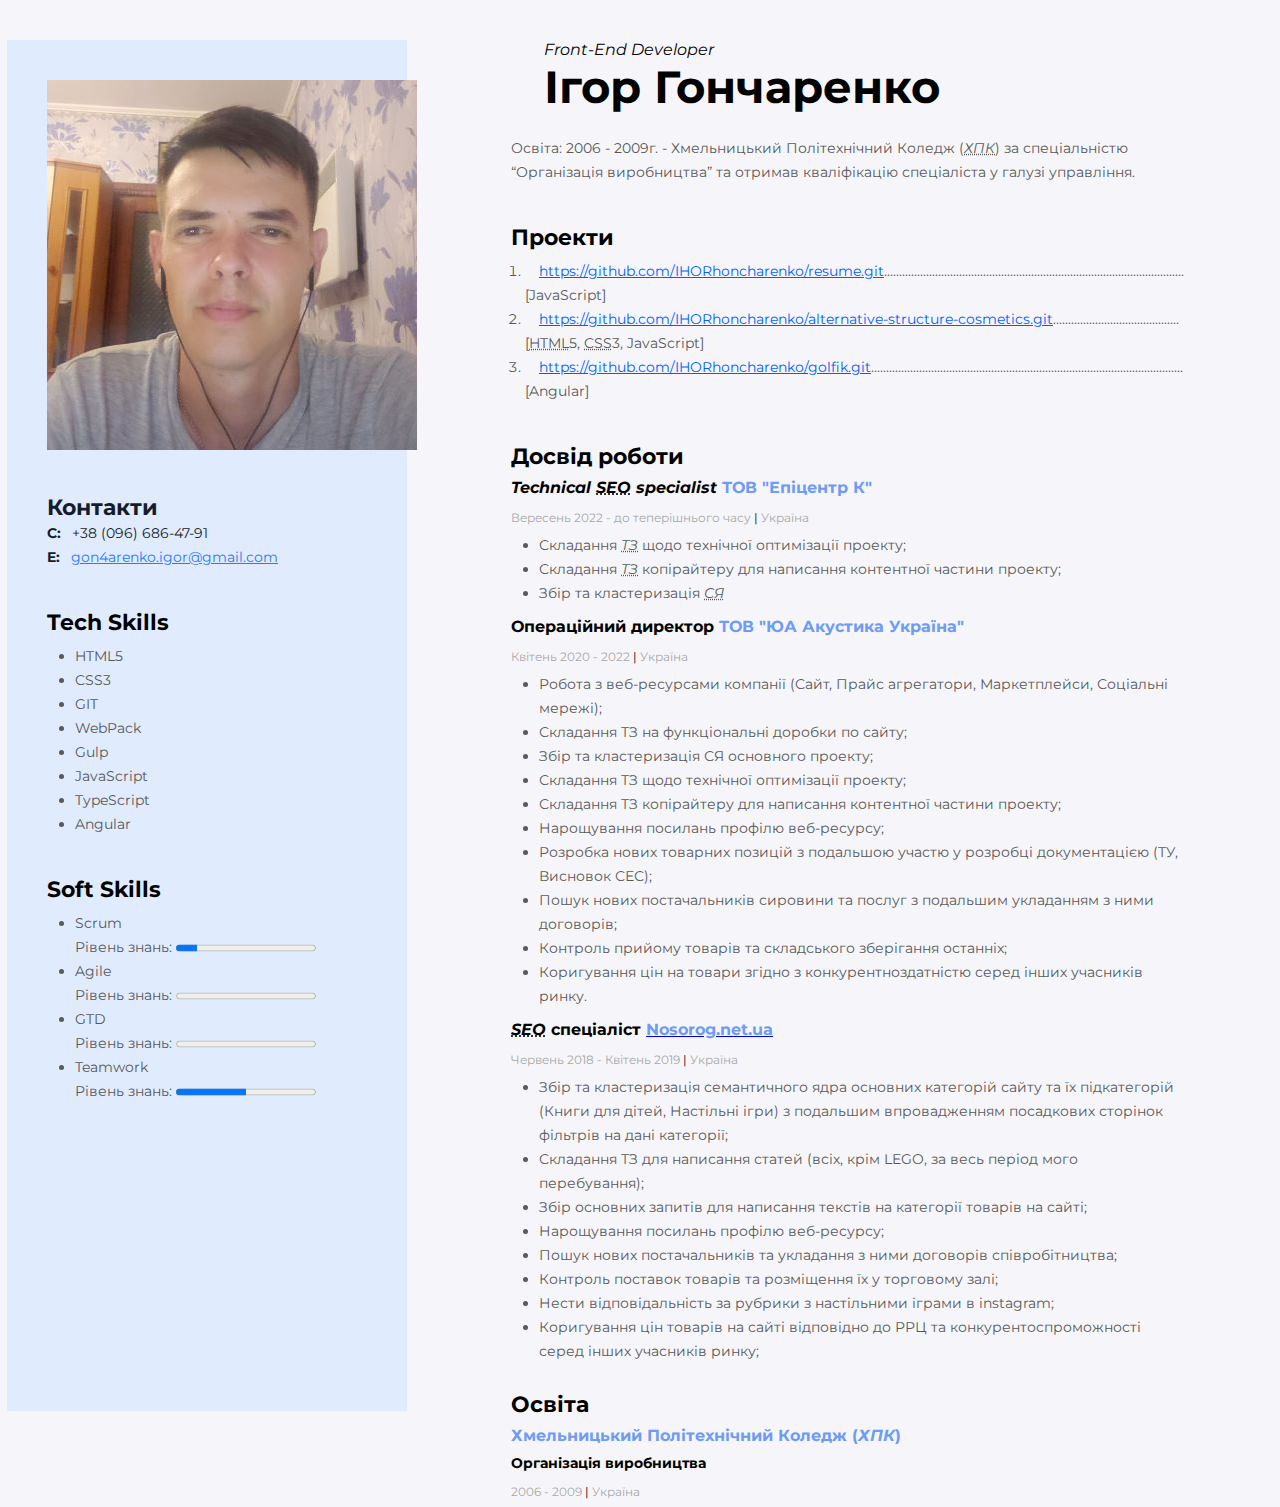
<file: index.html>
<!DOCTYPE html>
<html lang="uk-UA">

<head>
	<meta charset="UTF-8">
	<meta name="viewport" content="width=device-width, initial-scale=1.0">
	<title>Ігор Гончаренко | Резюме</title>
	<link rel="stylesheet" href="./style.css">
	<script src="script.js"></script>
	<link rel="apple-touch-icon" sizes="180x180" href="./assets/apple-touch-icon.png">
	<link rel="icon" type="image/png" sizes="32x32" href="./assets/favicon-32x32.png">
	<link rel="icon" type="image/png" sizes="16x16" href="./assets/favicon-16x16.png">
	<link rel="manifest" href="./assets/site.webmanifest">
	<link rel="preconnect" href="https://fonts.googleapis.com">
	<link rel="preconnect" href="https://fonts.gstatic.com" crossorigin>
	<link href="https://fonts.googleapis.com/css2?family=Montserrat:wght@400;700&display=swap" rel="stylesheet">
</head>

<body itemscope itemtype="https://schema.org/ProfilePage https://schema.org/Person">
	<div class="main-wrapp">
		<header class="main-wrapp__main-header">
			<hgroup>
				<p><i lang="en">Front-End Developer</i></p>
				<h1><span itemprop="givenName">Ігор</span> <span itemprop="familyName">Гончаренко</span></h1>
			</hgroup>
		</header>
		<div class="awesome">
			<div class="aw2">
				<p class="p-education">Освіта: <time>2006</time> - <time>2009</time>г. - Хмельницький Політехнічний
					Коледж
					(<dfn><abbr title="Хмельницький Політехнічний Коледж">ХПК</abbr></dfn>) за спеціальністю
					“Організація
					виробництва”
					та
					отримав кваліфікацію спеціаліста у галузі управління.</p>

				<section>
					<h2>Проекти</h2>
					<ul class="p-project--list">
						<li><a itemprop="significantLink" rel="noopener noreferrer" target="_blank"
								href="https://github.com/IHORhoncharenko/resume.git">https://github.com/IHORhoncharenko/resume.git</a><span>[JavaScript]</span>
						</li>
						<li><a itemprop="significantLink" rel="noopener noreferrer" target="_blank"
								href="https://github.com/IHORhoncharenko/alternative-structure-cosmetics.git">https://github.com/IHORhoncharenko/alternative-structure-cosmetics.git</a>
							<span>
								[<abbr title="HyperText Markup Language">HTML</abbr>5, <abbr
									title="Cascading Style Sheets">CSS</abbr>3,
								JavaScript]</span>
						</li>
						<li>
							<a itemprop="significantLink" rel="noopener noreferrer" target="_blank"
								href="https://github.com/IHORhoncharenko/golfik.git">https://github.com/IHORhoncharenko/golfik.git</a><span>
								[Angular]</span>
						</li>
					</ul>
				</section>

				<section>
					<h2>Досвід роботи</h2>
					<dl>
						<dt>
							<i itemprop="jobTitle" lang="en">Technical <dfn><abbr
										title="Search engine optimization">SEO</abbr></dfn>
								specialist</i>
							<span class="name-company">ТОВ "Епіцентр К"</span>
							<p class="work-time"><time datetime="2022-09-15">Вересень 2022</time> - до теперішнього часу
								|
								Україна</p>
						</dt>
						<dd>
							<ul>
								<li>Складання <dfn><abbr title="Технічне завдання">ТЗ</abbr></dfn> щодо технічної
									оптимізації проекту;
								</li>
								<li>Складання <dfn><abbr title="Технічне завдання">ТЗ</abbr></dfn> копірайтеру для
									написання
									контентної
									частини проекту;</li>
								<li>Збір та кластеризація <dfn><abbr title="Семантичне ядро">СЯ</abbr></dfn></li>
							</ul>
						</dd>
						<dt>
							Операційний директор <span class="name-company">ТОВ "ЮА Акустика Україна"</span>
							<p class="work-time"><time datetime="2020-04-05">Квітень 2020</time> - <time>2022</time> |
								Україна</p>
						</dt>
						<dd>
							<ul>
								<li>Робота з веб-ресурсами компанії (Сайт, Прайс агрегатори, Маркетплейси, Соціальні
									мережі);
								</li>
								<li>Складання ТЗ на функціональні доробки по сайту;</li>
								<li>Збір та кластеризація СЯ основного проекту;</li>
								<li>Складання ТЗ щодо технічної оптимізації проекту;</li>
								<li>Складання ТЗ копірайтеру для написання контентної частини проекту;</li>
								<li>Нарощування посилань профілю веб-ресурсу;</li>
								<li>Розробка нових товарних позицій з подальшою участю у розробці документацією (ТУ,
									Висновок
									СЕС);
								</li>
								<li>Пошук нових постачальників сировини та послуг з подальшим укладанням з ними
									договорів;
								</li>
								<li>Контроль прийому товарів та складського зберігання останніх;</li>
								<li>Коригування цін на товари згідно з конкурентноздатністю серед інших учасників ринку.
								</li>
							</ul>
						</dd>
						<dt>
							<dfn><abbr title="Search engine optimization"><i lang="en">SEO</i></abbr></dfn> спеціаліст
							<a href="http://nosorog.net.ua" target="_blank" rel="noopener noreferrer"><span
									class="name-company">Nosorog.net.ua</span></a>
							<p class="work-time"><time datetime="2018-06-04">Червень 2018</time> - <time
									datetime="2019-04-01">Квітень
									2019</time> |
								Україна</p>
						</dt>
						<dd>
							<ul>
								<li>Збір та кластеризація семантичного ядра основних категорій сайту та їх підкатегорій
									(Книги
									для
									дітей, Настільні ігри)
									з подальшим впровадженням посадкових сторінок фільтрів на дані категорії;</li>
								<li>Складання ТЗ для написання статей (всіх, крім LEGO, за весь період мого
									перебування);
								</li>
								<li>Збір основних запитів для написання текстів на категорії товарів на сайті;</li>
								<li>Нарощування посилань профілю веб-ресурсу;</li>
								<li>Пошук нових постачальників та укладання з ними договорів співробітництва;</li>
								<li>Контроль поставок товарів та розміщення їх у торговому залі;</li>
								<li>Нести відповідальність за рубрики з настільними іграми в instagram;</li>
								<li>Коригування цін товарів на сайті відповідно до РРЦ та конкурентоспроможності серед
									інших
									учасників
									ринку;</li>
							</ul>
						</dd>
					</dl>
				</section>
				<section>
					<h2>Освіта</h2>
					<p><span class="name-company">Хмельницький Політехнічний Коледж
							(<dfn><abbr>ХПК</abbr></dfn>)</span></p>
					<p class="special">Організація виробництва</p>
					<p class="work-time"><time>2006</time> - <time>2009</time> | Україна</p>
				</section>
			</div>
			<!-- Tech Skills, Soft Skills та контакти для зв'язку це частина основного контенту сторінки "Резюме", таким чином цей контент не може бути огорнутий в тег aside згідно з офіційною специфікацією html5 -->
			<div class="skills">
				<div>
					<!-- Згідно з специфікацією HTML5 секція контенту може мати безліч дочірніх тегів header та footer. Я навмисно вказую header після відкриваючого тега body і перед закриваючим тегом body.  -->
					<header>
						<div itemprop="primaryImageOfPage image" itemtype="https://schema.org/ImageObject" itemscope>
							<img width="370" height="370" fetchPriority="high" decoding="async" itemprop="contentUrl"
								src="./assets/ihor-honcharenko.jpg"
								alt="Ігор Гончаренко,  перспективний кандидат на позицію junior frontend developer."
								title="Ігор Гончаренко" sizes="370px" srcset="
									                    ./assets/ihor-honcharenko-370w.jpg 370w,
									                    ./assets/ihor-honcharenko-740w.jpg 740w,
									                    ./assets/ihor-honcharenko.jpg 960w
									                ">
							<meta itemprop="description"
								content="Фото для резюме, кандидата на позицію junior frontend developer.">
							<meta itemprop="caption" content="Ігор Гончаренко">
							<meta itemprop="width" content="960px">
							<meta itemprop="height" content="960px">
							<meta itemprop="isFamilyFriendly" content="https://schema.org/True">
							<meta itemprop="representativeOfPage" content="https://schema.org/True">

							<div itemprop="thumbnail" itemscope itemtype="http://schema.org/ImageObject">
								<link itemprop="contentUrl"
									href="./assets/ihor-honcharenko_p5vofg_ar_16_9,c_fill,g_auto__c_scale,w_596.jpg">
								<meta itemprop="width" content="596px">
								<meta itemprop="height" content="335px">
							</div>

							<div itemprop="thumbnail" itemscope itemtype="http://schema.org/ImageObject">
								<link itemprop="contentUrl"
									href="./assets/ihor-honcharenko_p5vofg_ar_16_9,c_fill,g_auto__c_scale,w_960.jpg">
								<meta itemprop="width" content="960px">
								<meta itemprop="height" content="539px">
							</div>
							<div itemprop="thumbnail" itemscope itemtype="http://schema.org/ImageObject">
								<link itemprop="contentUrl"
									href="./assets/ihor-honcharenko_p5vofg_ar_1_1,c_fill,g_auto__c_scale,w_190.jpg">
								<meta itemprop="width" content="190px">
								<meta itemprop="height" content="190px">
							</div>

							<div itemprop="thumbnail" itemscope itemtype="http://schema.org/ImageObject">
								<link itemprop="contentUrl"
									href="./assets/ihor-honcharenko_p5vofg_ar_1_1,c_fill,g_auto__c_scale,w_556.jpg">
								<meta itemprop="width" content="556px">
								<meta itemprop="height" content="556px">
							</div>

							<div itemprop="thumbnail" itemscope itemtype="http://schema.org/ImageObject">
								<link itemprop="contentUrl"
									href="./assets/ihor-honcharenko_p5vofg_ar_1_1,c_fill,g_auto__c_scale,w_798.jpg">
								<meta itemprop="width" content="798px">
								<meta itemprop="height" content="798px">
							</div>

							<div itemprop="thumbnail" itemscope itemtype="http://schema.org/ImageObject">
								<link itemprop="contentUrl"
									href="./assets/ihor-honcharenko_p5vofg_ar_1_1,c_fill,g_auto__c_scale,w_960.jpg">
								<meta itemprop="width" content="960px">
								<meta itemprop="height" content="960px">
							</div>

							<div itemprop="thumbnail" itemscope itemtype="http://schema.org/ImageObject">
								<link itemprop="contentUrl"
									href="./assets/ihor-honcharenko_p5vofg_ar_4_3,c_fill,g_auto__c_scale,w_538.jpg">
								<meta itemprop="width" content="538px">
								<meta itemprop="height" content="404px">
							</div>

							<div itemprop="thumbnail" itemscope itemtype="http://schema.org/ImageObject">
								<link itemprop="contentUrl"
									href="./assets/ihor-honcharenko_p5vofg_ar_4_3,c_fill,g_auto__c_scale,w_836.jpg">
								<meta itemprop="width" content="836px">
								<meta itemprop="height" content="627px">
							</div>

							<div itemprop="thumbnail" itemscope itemtype="http://schema.org/ImageObject">
								<link itemprop="contentUrl"
									href="./assets/ihor-honcharenko_p5vofg_ar_4_3,c_fill,g_auto__c_scale,w_960.jpg">
								<meta itemprop="width" content="960px">
								<meta itemprop="height" content="720px">
							</div>
						</div>
						<!-- Вказуємо id="contacts" як ідентифікатор зв'язку з основною сутностю https://schema.org/Person -->
						<p class="p-contact">Контакти</p>
						<p class="p-contact--info">C: <a itemprop="telephone" href="tel:+380966864791">+38 (096)
								686-47-91</a></p>
						<p class="p-contact--info">E: <a itemprop="email"
								href="mailto:gon4arenko.igor@gmail.com">gon4arenko.igor@gmail.com</a>
						</p>
					</header>
				</div>
				<section>
					<h2>Tech Skills</h2>
					<ul>
						<li>HTML5</li>
						<li>CSS3</li>
						<li>GIT</li>
						<li>WebPack</li>
						<li>Gulp</li>
						<li>JavaScript</li>
						<li>TypeScript</li>
						<li>Angular</li>
					</ul>
				</section>
				<section>
					<h2>Soft Skills</h2>
					<ul>
						<li>Scrum <p>Рівень знань: <progress max=100 value="15"><span>15</span>%</progress></p>
						</li>
						<li>Agile <p>Рівень знань: <progress max=100 value="0"><span>0</span>%</progress></p>
						</li>
						<li>GTD <p>Рівень знань: <progress max=100 value="0"><span>0</span>%</progress></p>
						</li>
						<li>Teamwork <p>Рівень знань: <progress max=100 value="50"><span>50</span>%</progress></p>
						</li>
					</ul>
				</section>
			</div>
		</div>
	</div>
</body>

</html>
</file>
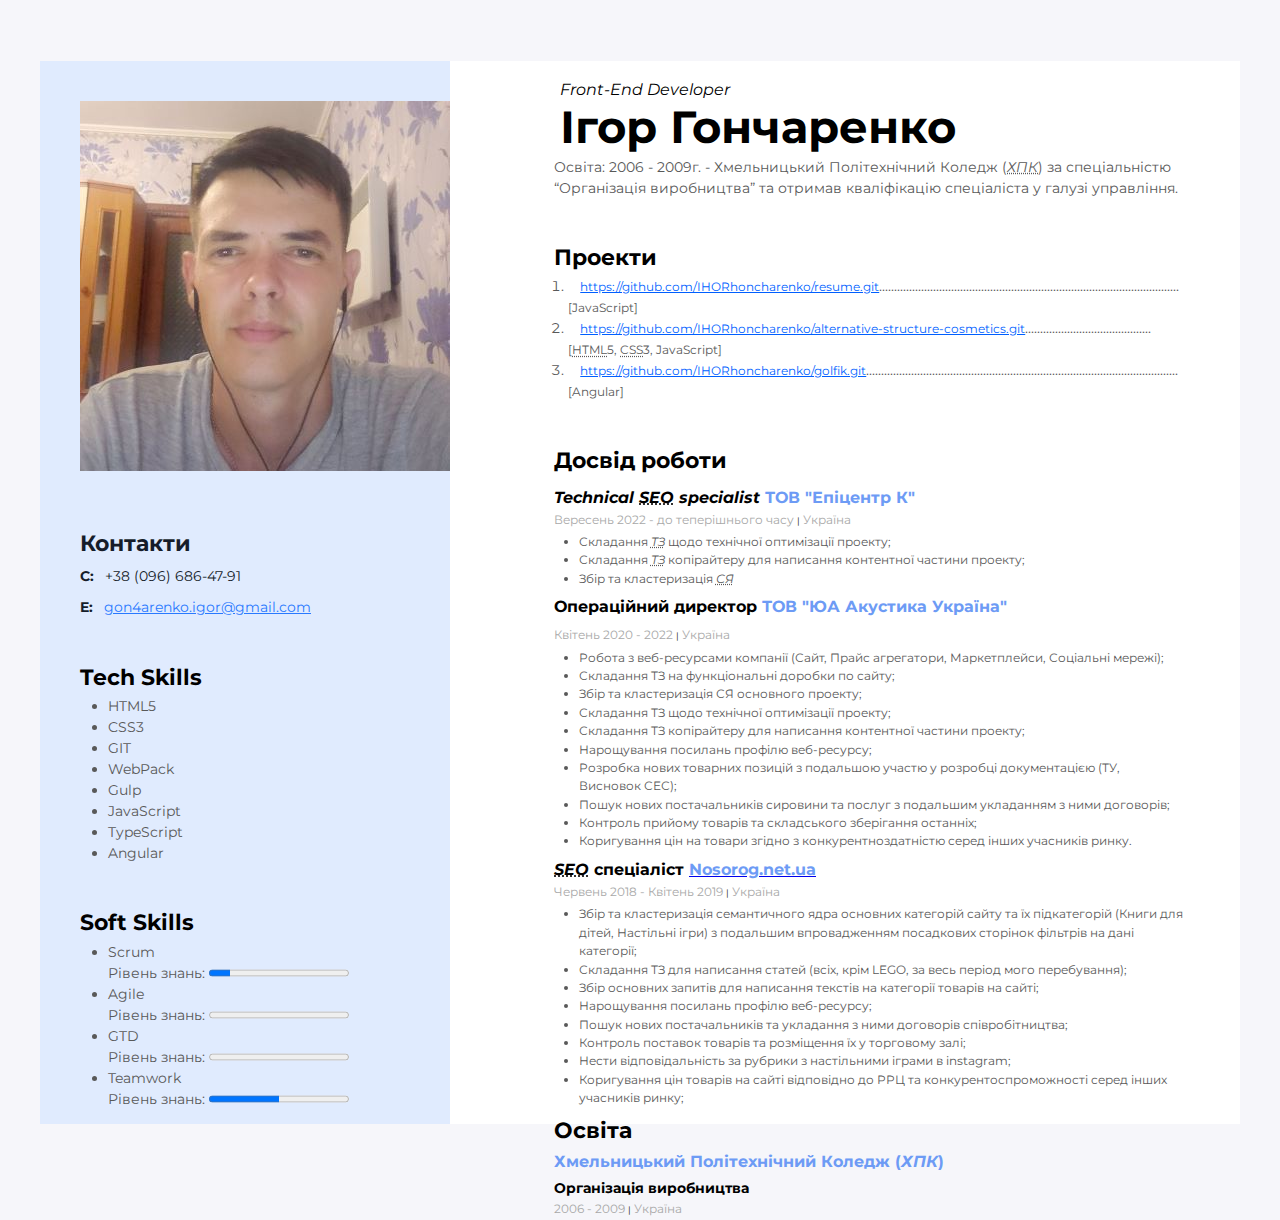
<file: index_actual.html>
<!DOCTYPE html>
<html lang="uk-UA">

<head>
	<meta charset="UTF-8">
	<meta name="viewport" content="width=device-width, initial-scale=1.0">
	<title>Ігор Гончаренко | Резюме</title>
	<link rel="stylesheet" href="./style_actual.css">
	<script src="script.js"></script>
	<link rel="apple-touch-icon" sizes="180x180" href="./assets/apple-touch-icon.png">
	<link rel="icon" type="image/png" sizes="32x32" href="./assets/favicon-32x32.png">
	<link rel="icon" type="image/png" sizes="16x16" href="./assets/favicon-16x16.png">
	<link rel="manifest" href="./assets/site.webmanifest">
	<link rel="preconnect" href="https://fonts.googleapis.com">
	<link rel="preconnect" href="https://fonts.gstatic.com" crossorigin>
	<link href="https://fonts.googleapis.com/css2?family=Montserrat:wght@400;700&display=swap" rel="stylesheet">
</head>

<body itemscope itemtype="https://schema.org/ProfilePage https://schema.org/Person">
	<div class="main-wrapp">
		<header class="main-wrapp__main-header">
			<hgroup>
				<p><i lang="en">Front-End Developer</i></p>
				<h1><span itemprop="givenName">Ігор</span> <span itemprop="familyName">Гончаренко</span></h1>
			</hgroup>
		</header>
		<div class="awesome">
			<div class="aw2">
				<p class="p-education">Освіта: <time>2006</time> - <time>2009</time>г. - Хмельницький Політехнічний
					Коледж
					(<dfn><abbr title="Хмельницький Політехнічний Коледж">ХПК</abbr></dfn>) за спеціальністю
					“Організація
					виробництва”
					та
					отримав кваліфікацію спеціаліста у галузі управління.</p>

				<section>
					<h2>Проекти</h2>
					<ul class="p-project--list">
						<li><a itemprop="significantLink" rel="noopener noreferrer" target="_blank"
								href="https://github.com/IHORhoncharenko/resume.git">https://github.com/IHORhoncharenko/resume.git</a><span>[JavaScript]</span>
						</li>
						<li><a itemprop="significantLink" rel="noopener noreferrer" target="_blank"
								href="https://github.com/IHORhoncharenko/alternative-structure-cosmetics.git">https://github.com/IHORhoncharenko/alternative-structure-cosmetics.git</a>
							<span>
								[<abbr title="HyperText Markup Language">HTML</abbr>5, <abbr
									title="Cascading Style Sheets">CSS</abbr>3,
								JavaScript]</span>
						</li>
						<li>
							<a itemprop="significantLink" rel="noopener noreferrer" target="_blank"
								href="https://github.com/IHORhoncharenko/golfik.git">https://github.com/IHORhoncharenko/golfik.git</a><span>
								[Angular]</span>
						</li>
					</ul>
				</section>

				<section>
					<h2>Досвід роботи</h2>
					<dl>
						<dt>
							<i itemprop="jobTitle" lang="en">Technical <dfn><abbr
										title="Search engine optimization">SEO</abbr></dfn>
								specialist</i>
							<span class="name-company">ТОВ "Епіцентр К"</span>
							<p class="work-time"><time datetime="2022-09-15">Вересень 2022</time> - до теперішнього часу
								|
								Україна</p>
						</dt>
						<dd>
							<ul>
								<li>Складання <dfn><abbr title="Технічне завдання">ТЗ</abbr></dfn> щодо технічної
									оптимізації проекту;
								</li>
								<li>Складання <dfn><abbr title="Технічне завдання">ТЗ</abbr></dfn> копірайтеру для
									написання
									контентної
									частини проекту;</li>
								<li>Збір та кластеризація <dfn><abbr title="Семантичне ядро">СЯ</abbr></dfn></li>
							</ul>
						</dd>
						<dt>
							Операційний директор <span class="name-company">ТОВ "ЮА Акустика Україна"</span>
							<p class="work-time"><time datetime="2020-04-05">Квітень 2020</time> - <time>2022</time> |
								Україна</p>
						</dt>
						<dd>
							<ul>
								<li>Робота з веб-ресурсами компанії (Сайт, Прайс агрегатори, Маркетплейси, Соціальні
									мережі);
								</li>
								<li>Складання ТЗ на функціональні доробки по сайту;</li>
								<li>Збір та кластеризація СЯ основного проекту;</li>
								<li>Складання ТЗ щодо технічної оптимізації проекту;</li>
								<li>Складання ТЗ копірайтеру для написання контентної частини проекту;</li>
								<li>Нарощування посилань профілю веб-ресурсу;</li>
								<li>Розробка нових товарних позицій з подальшою участю у розробці документацією (ТУ,
									Висновок
									СЕС);
								</li>
								<li>Пошук нових постачальників сировини та послуг з подальшим укладанням з ними
									договорів;
								</li>
								<li>Контроль прийому товарів та складського зберігання останніх;</li>
								<li>Коригування цін на товари згідно з конкурентноздатністю серед інших учасників ринку.
								</li>
							</ul>
						</dd>
						<dt>
							<dfn><abbr title="Search engine optimization"><i lang="en">SEO</i></abbr></dfn> спеціаліст
							<a href="http://nosorog.net.ua" target="_blank" rel="noopener noreferrer"><span
									class="name-company">Nosorog.net.ua</span></a>
							<p class="work-time"><time datetime="2018-06-04">Червень 2018</time> - <time
									datetime="2019-04-01">Квітень
									2019</time> |
								Україна</p>
						</dt>
						<dd>
							<ul>
								<li>Збір та кластеризація семантичного ядра основних категорій сайту та їх підкатегорій
									(Книги
									для
									дітей, Настільні ігри)
									з подальшим впровадженням посадкових сторінок фільтрів на дані категорії;</li>
								<li>Складання ТЗ для написання статей (всіх, крім LEGO, за весь період мого
									перебування);
								</li>
								<li>Збір основних запитів для написання текстів на категорії товарів на сайті;</li>
								<li>Нарощування посилань профілю веб-ресурсу;</li>
								<li>Пошук нових постачальників та укладання з ними договорів співробітництва;</li>
								<li>Контроль поставок товарів та розміщення їх у торговому залі;</li>
								<li>Нести відповідальність за рубрики з настільними іграми в instagram;</li>
								<li>Коригування цін товарів на сайті відповідно до РРЦ та конкурентоспроможності серед
									інших
									учасників
									ринку;</li>
							</ul>
						</dd>
					</dl>
				</section>
				<section>
					<h2>Освіта</h2>
					<p><span class="name-company">Хмельницький Політехнічний Коледж
							(<dfn><abbr>ХПК</abbr></dfn>)</span></p>
					<p class="special">Організація виробництва</p>
					<p class="work-time"><time>2006</time> - <time>2009</time> | Україна</p>
				</section>
			</div>
			<!-- Tech Skills, Soft Skills та контакти для зв'язку це частина основного контенту сторінки "Резюме", таким чином цей контент не може бути огорнутий в тег aside згідно з офіційною специфікацією html5 -->
			<div class="skills">
				<div>
					<!-- Згідно з специфікацією HTML5 секція контенту може мати безліч дочірніх тегів header та footer. Я навмисно вказую header після відкриваючого тега body і перед закриваючим тегом body.  -->
					<header>
						<div itemprop="primaryImageOfPage image" itemtype="https://schema.org/ImageObject" itemscope>
							<img width="370" height="370" fetchPriority="high" decoding="async" itemprop="contentUrl"
								src="./assets/ihor-honcharenko.jpg"
								alt="Ігор Гончаренко,  перспективний кандидат на позицію junior frontend developer."
								title="Ігор Гончаренко" sizes="370px" srcset="
									                    ./assets/ihor-honcharenko-370w.jpg 370w,
									                    ./assets/ihor-honcharenko-740w.jpg 740w,
									                    ./assets/ihor-honcharenko.jpg 960w
									                ">
							<meta itemprop="description"
								content="Фото для резюме, кандидата на позицію junior frontend developer.">
							<meta itemprop="caption" content="Ігор Гончаренко">
							<meta itemprop="width" content="960px">
							<meta itemprop="height" content="960px">
							<meta itemprop="isFamilyFriendly" content="https://schema.org/True">
							<meta itemprop="representativeOfPage" content="https://schema.org/True">

							<div itemprop="thumbnail" itemscope itemtype="http://schema.org/ImageObject">
								<link itemprop="contentUrl"
									href="./assets/ihor-honcharenko_p5vofg_ar_16_9,c_fill,g_auto__c_scale,w_596.jpg">
								<meta itemprop="width" content="596px">
								<meta itemprop="height" content="335px">
							</div>

							<div itemprop="thumbnail" itemscope itemtype="http://schema.org/ImageObject">
								<link itemprop="contentUrl"
									href="./assets/ihor-honcharenko_p5vofg_ar_16_9,c_fill,g_auto__c_scale,w_960.jpg">
								<meta itemprop="width" content="960px">
								<meta itemprop="height" content="539px">
							</div>
							<div itemprop="thumbnail" itemscope itemtype="http://schema.org/ImageObject">
								<link itemprop="contentUrl"
									href="./assets/ihor-honcharenko_p5vofg_ar_1_1,c_fill,g_auto__c_scale,w_190.jpg">
								<meta itemprop="width" content="190px">
								<meta itemprop="height" content="190px">
							</div>

							<div itemprop="thumbnail" itemscope itemtype="http://schema.org/ImageObject">
								<link itemprop="contentUrl"
									href="./assets/ihor-honcharenko_p5vofg_ar_1_1,c_fill,g_auto__c_scale,w_556.jpg">
								<meta itemprop="width" content="556px">
								<meta itemprop="height" content="556px">
							</div>

							<div itemprop="thumbnail" itemscope itemtype="http://schema.org/ImageObject">
								<link itemprop="contentUrl"
									href="./assets/ihor-honcharenko_p5vofg_ar_1_1,c_fill,g_auto__c_scale,w_798.jpg">
								<meta itemprop="width" content="798px">
								<meta itemprop="height" content="798px">
							</div>

							<div itemprop="thumbnail" itemscope itemtype="http://schema.org/ImageObject">
								<link itemprop="contentUrl"
									href="./assets/ihor-honcharenko_p5vofg_ar_1_1,c_fill,g_auto__c_scale,w_960.jpg">
								<meta itemprop="width" content="960px">
								<meta itemprop="height" content="960px">
							</div>

							<div itemprop="thumbnail" itemscope itemtype="http://schema.org/ImageObject">
								<link itemprop="contentUrl"
									href="./assets/ihor-honcharenko_p5vofg_ar_4_3,c_fill,g_auto__c_scale,w_538.jpg">
								<meta itemprop="width" content="538px">
								<meta itemprop="height" content="404px">
							</div>

							<div itemprop="thumbnail" itemscope itemtype="http://schema.org/ImageObject">
								<link itemprop="contentUrl"
									href="./assets/ihor-honcharenko_p5vofg_ar_4_3,c_fill,g_auto__c_scale,w_836.jpg">
								<meta itemprop="width" content="836px">
								<meta itemprop="height" content="627px">
							</div>

							<div itemprop="thumbnail" itemscope itemtype="http://schema.org/ImageObject">
								<link itemprop="contentUrl"
									href="./assets/ihor-honcharenko_p5vofg_ar_4_3,c_fill,g_auto__c_scale,w_960.jpg">
								<meta itemprop="width" content="960px">
								<meta itemprop="height" content="720px">
							</div>
						</div>
						<!-- Вказуємо id="contacts" як ідентифікатор зв'язку з основною сутностю https://schema.org/Person -->
						<p class="p-contact">Контакти</p>
						<p class="p-contact--info">C: <a itemprop="telephone" href="tel:+380966864791">+38 (096)
								686-47-91</a></p>
						<p class="p-contact--info">E: <a itemprop="email"
								href="mailto:gon4arenko.igor@gmail.com">gon4arenko.igor@gmail.com</a>
						</p>
					</header>
				</div>
				<section>
					<h2>Tech Skills</h2>
					<ul>
						<li>HTML5</li>
						<li>CSS3</li>
						<li>GIT</li>
						<li>WebPack</li>
						<li>Gulp</li>
						<li>JavaScript</li>
						<li>TypeScript</li>
						<li>Angular</li>
					</ul>
				</section>
				<section>
					<h2>Soft Skills</h2>
					<ul>
						<li>Scrum <p>Рівень знань: <progress max=100 value="15"><span>15</span>%</progress></p>
						</li>
						<li>Agile <p>Рівень знань: <progress max=100 value="0"><span>0</span>%</progress></p>
						</li>
						<li>GTD <p>Рівень знань: <progress max=100 value="0"><span>0</span>%</progress></p>
						</li>
						<li>Teamwork <p>Рівень знань: <progress max=100 value="50"><span>50</span>%</progress></p>
						</li>
					</ul>
				</section>
			</div>
		</div>
	</div>
</body>

</html>
</file>
<file: style.css>
* {
  margin: 0;
  padding: 0;
}

body {
  font-family: "Montserrat", sans-serif;
  box-sizing: border-box;
  background: #f6f6fa;
  padding: 40px;
}

h1 {
  color: #000;
  font-size: 45px;
  font-style: normal;
  font-weight: 700;
  line-height: 55px;
  /* 122.222% */
}

h2 {
  color: #000;
  font-size: 22px;
  font-style: normal;
  font-weight: 700;
  line-height: 27px;
  /* 122.727% */
  margin-bottom: 8px;
  margin-top: 40px;
}

ul {
  padding-left: 2em;
  color: #595959;
  font-size: 14px;
  font-style: normal;
  font-weight: 400;
  line-height: 24px;
  /* 171.429% */
}

.main-wrapp__main-header {
  display: inline-block;
  position: absolute;
  left: 34em;
}

.main-header > hgroup > p {
  color: #000;
  font-size: 14px;
  font-style: normal;
  font-weight: 700;
  line-height: 17px;
  /* 121.429% */
}

.aw2 > section:nth-child(2) {
  margin-top: 40px;
  margin-bottom: 8px;
}

.aw2 > section:nth-child(2) > ul a {
  color: #005fff;
  font-size: 14px;
  font-style: normal;
  font-weight: 400;
  line-height: 24px;
  /* 171.429% */
  text-decoration-line: underline;
  list-style: number;
}

.p-project--list {
  list-style: number;
  padding-left: 1em;
}

.p-project--list a {
  padding-left: 1em;
}

.p-project--list span {
  color: #595959;
  font-size: 14px;
  font-style: normal;
  font-weight: 400;
  line-height: 24px;
  /* 171.429% */
}

.awesome {
  display: flex;
  flex-direction: row-reverse;
  justify-content: flex-start;
  width: 100%;
}

.skills {
  margin-right: 10em;
  padding-top: 40px;
  padding-left: 40px;
  max-width: 30%;
  padding-bottom: 10em;
}

.aw2 {
  position: relative;
  bottom: 17em;
  right: 3.5em;
  top: 6em;
  max-width: 70%;
}

.p-education {
  color: #595959;
  font-size: 14px;
  font-style: normal;
  font-weight: 400;
  line-height: 24px;
  /* 171.429% */
}

dt {
  color: #000;
  font-size: 16px;
  font-style: normal;
  font-weight: 700;
  line-height: 20px;
  /* 125% */
  margin-bottom: 8px;
}

.name-company {
  color: #6d9bf5;
  font-size: 16px;
  font-style: normal;
  font-weight: 700;
  line-height: 20px;
}

.work-time {
  color: #a8a8a8;
  font-size: 12px;
  font-style: normal;
  font-weight: 400;
  line-height: 15px;
  margin-top: 12px;
  margin-bottom: 8px;
}

dd {
  color: #595959;
  font-size: 14px;
  font-style: normal;
  font-weight: 400;
  line-height: 24px;
}

dd > ul {
  margin-bottom: 12px;
}

.c-black {
  color: #000;
  font-size: 12px;
  font-style: normal;
  font-weight: 400;
  line-height: 15px;
}

.aw2 > section:nth-child(4) > h2 {
  color: #000;
  font-size: 22px;
  font-style: normal;
  font-weight: 700;
  line-height: normal;
  margin-top: 28px;
}

.special {
  color: #000;
  font-size: 14px;
  font-style: normal;
  font-weight: 700;
  line-height: normal;
  margin-top: 8px;
}

.skills {
  background: #e0ebfe;
}

.p-contact {
  color: #161d2a;
  font-size: 22px;
  font-style: normal;
  font-weight: 700;
  line-height: normal;
  margin-top: 40px;
}

.p-contact--info {
  color: #161d2a;
  font-family: Montserrat;
  font-size: 14px;
  font-style: normal;
  font-weight: 700;
  line-height: 24px;
}

.p-contact--info a {
  margin-left: 0.5em;
}
</file>
<file: style_actual.css>
* {
  margin: 0;
  padding: 0;
}

body {
  font-family: "Montserrat", sans-serif;
  box-sizing: border-box;
  background-color: #f6f6fa;
  padding: 2.5em;
}

h1 {
  color: #000;
  font-size: 2.8125em;
  font-style: normal;
  font-weight: 700;
}

h2 {
  color: #000;
  font-size: 1.375em;
  font-style: normal;
  font-weight: 700;
  line-height: 1.6875em;
}

ul {
  padding-left: 2em;
  color: #595959;
  font-size: 0.875em;
  font-style: normal;
  font-weight: 400;
  line-height: 1.5em;
}
.main-wrapp {
  background-color: #fff;
}

.main-wrapp__main-header {
  display: inline-block;
  position: absolute;
  left: 35em;
  top: 5em;
}

.main-header > hgroup > p {
  color: #000;
  font-size: 0.875em;
  font-style: normal;
  font-weight: 700;
  line-height: 1.0625em;
}

.aw2 > section:nth-child(2) {
  margin-top: 2.5em;
  margin-bottom: 2.5em;
}

.aw2 > section:nth-child(2) > ul a {
  color: #005fff;
  font-size: 0.875em;
  font-style: normal;
  font-weight: 400;
  line-height: 1.5em;
  text-decoration-line: underline;
  list-style: number;
}

.p-project--list {
  list-style: number;
  padding-left: 1em;
}

.p-project--list a {
  padding-left: 1em;
}

.p-project--list span {
  color: #595959;
  font-size: 0.875em;
  font-style: normal;
  font-weight: 400;
  line-height: 1.5em;
}

.awesome {
  display: flex;
  flex-direction: row-reverse;
  justify-content: flex-start;
  margin-top: 1.33em;
}

.skills {
  margin-right: 10em;
  padding-top: 2.5em;
  padding-left: 2.5em;
  background: #e0ebfe;
}
.skills section > h2 {
  margin-top: 1.8182em;
}

.aw2 {
  position: relative;
  bottom: 17em;
  right: 3.5em;
  top: 6em;
}

.p-education {
  color: #595959;
  font-size: 0.875em;
  font-style: normal;
  font-weight: 400;
  line-height: 1.5em;
}
dl {
  margin-top: 0.5em;
}

dt {
  color: #000;
  font-size: 1em;
  font-style: normal;
  font-weight: 700;
  line-height: 1.25em;
  margin-bottom: 0.5em;
}

.name-company {
  color: #6d9bf5;
  font-size: 1em;
  font-style: normal;
  font-weight: 700;
  line-height: 1.25em;
}

.work-time {
  color: #a8a8a8;
  font-size: 0.75em;
  font-style: normal;
  font-weight: 400;
  line-height: 0.9375em;
  margin-top: 1em;
  margin-bottom: 0.5em;
}

dd {
  color: #595959;
  font-size: 0.875em;
  font-style: normal;
  font-weight: 400;
  line-height: 1.5em;
}

dd > ul {
  margin-bottom: 0.75em;
}

.c-black {
  color: #000;
  font-size: 0.75em;
  font-style: normal;
  font-weight: 400;
  line-height: 0.9375em;
}

.aw2 > section:nth-child(4) > h2 {
  color: #000;
  font-size: 1.375em;
  font-style: normal;
  font-weight: 700;
  line-height: normal;
}
.aw2 > section:nth-child(4) p:nth-child(2),
p:nth-child(3),
p:nth-child(4) {
  margin-top: 0.5em;
}

.special {
  color: #000;
  font-size: 0.875em;
  font-style: normal;
  font-weight: 700;
  line-height: normal;
  margin-top: 0.5em;
}

.p-contact {
  color: #161d2a;
  font-size: 1.375em;
  font-style: normal;
  font-weight: 700;
  line-height: normal;
  margin-top: 2.5em;
}

.p-contact--info {
  color: #161d2a;
  font-family: Montserrat;
  font-size: 0.875em;
  font-style: normal;
  font-weight: 700;
  line-height: 1.5em;
}

.p-contact--info a {
  margin-left: 0.5em;
}
/* @media (max-width: 760.5em) {
  body {
    padding: 1em;
  }
  h1 {
    font-size: 1em;
    line-height: normal;
  }
  hgroup > p {
    font-size: 0.5em;
  }
  .main-wrapp {
    display: flex;
    flex-direction: column;
  }
  .main-wrapp__main-header {
    display: inline-block;
    position: inherit;
  }
  .awesome {
    display: flex;
    flex-direction: column-reverse;
  }
  .skills {
    display: flex;
    flex-direction: column;
    max-width: 100%;
  }
} */
</file>
